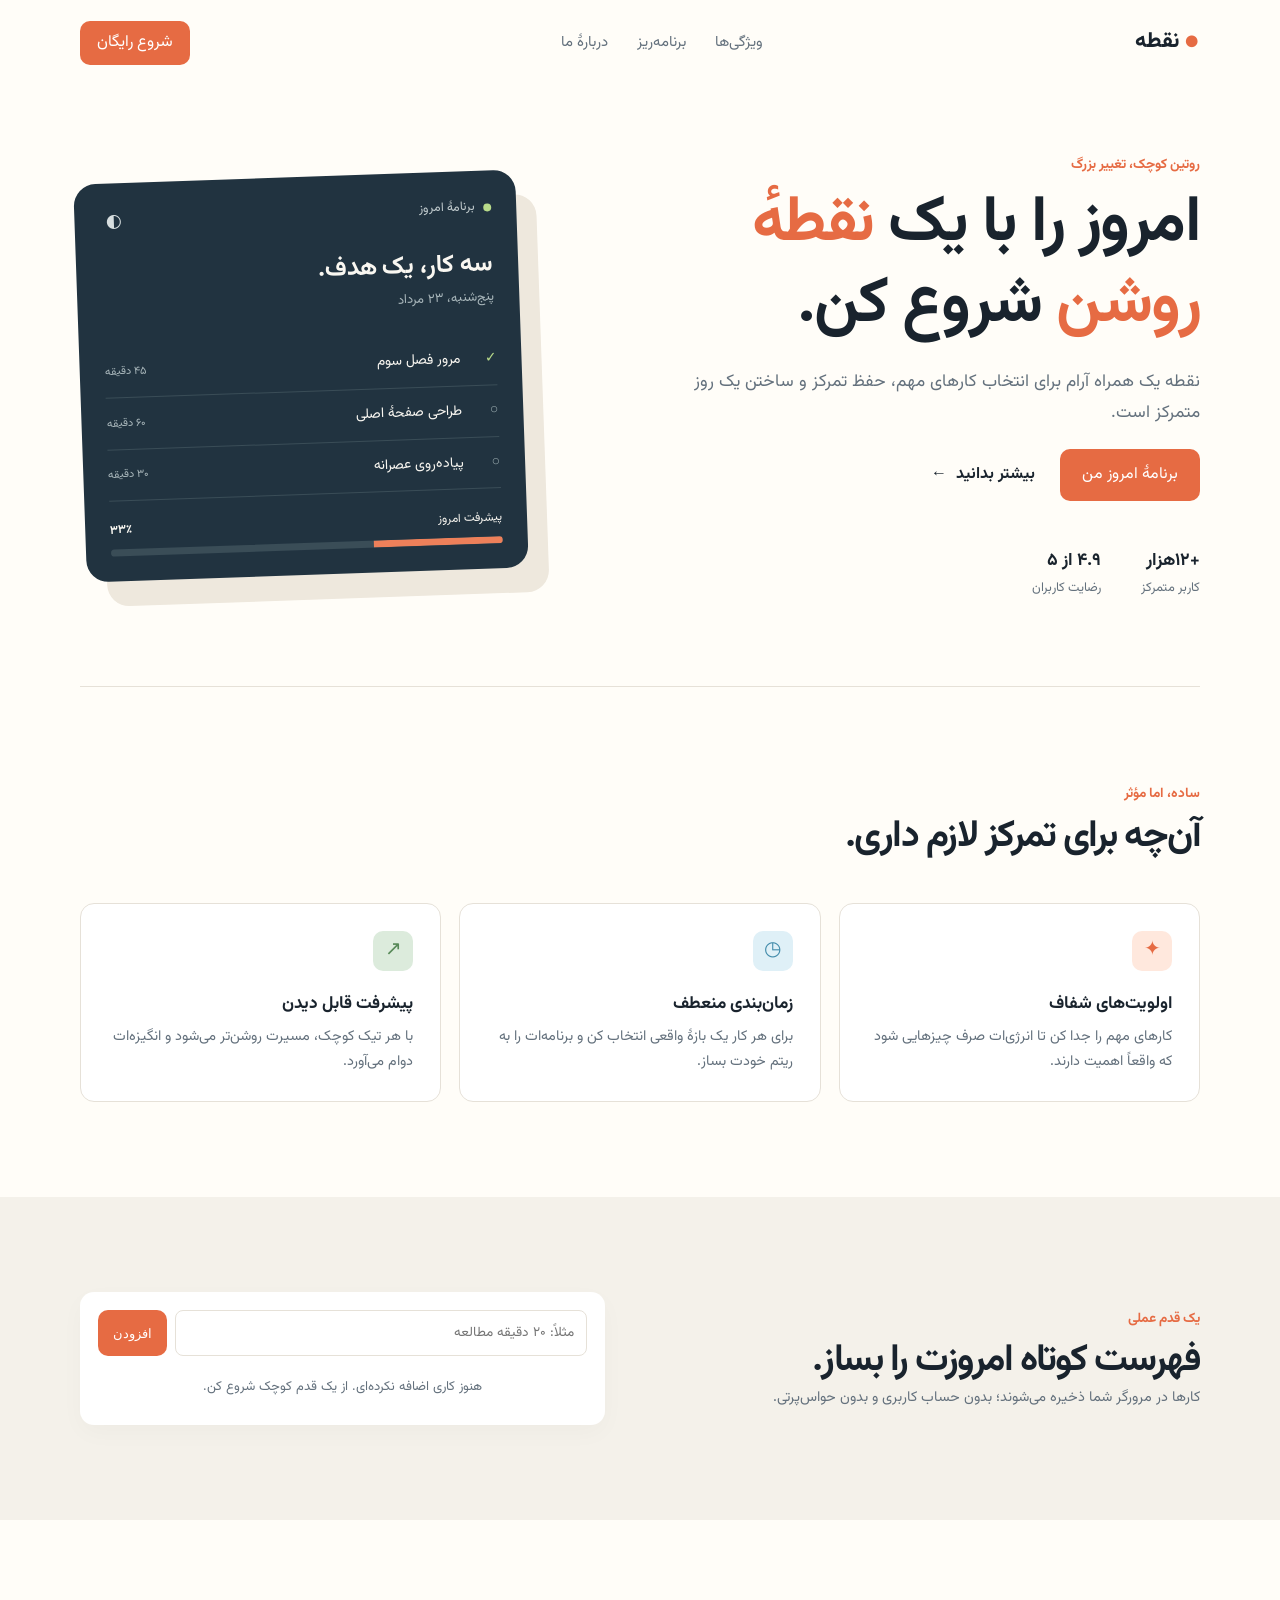
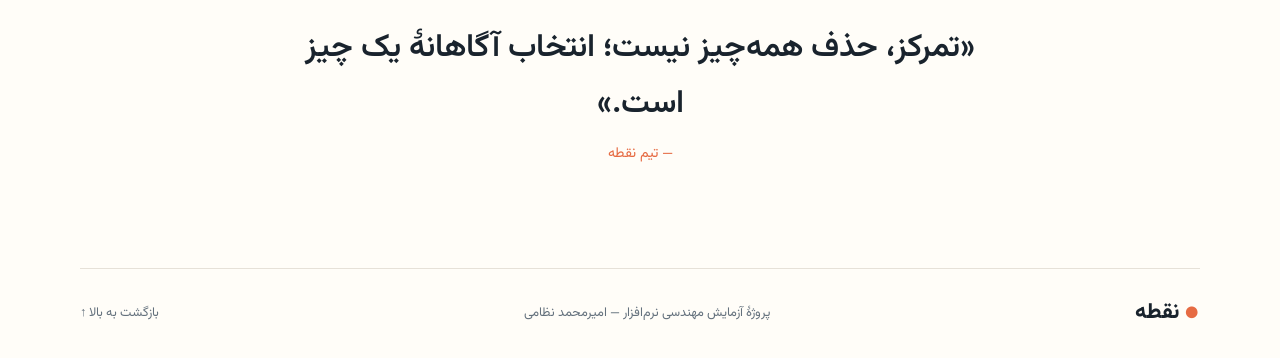
<file: index.html>
<!doctype html>
<html lang="fa" dir="rtl">
  <head>
    <meta charset="UTF-8" />
    <meta name="viewport" content="width=device-width, initial-scale=1.0" />
    <meta name="description" content="نقطه؛ ابزار سبک مدیریت تمرکز و کارهای روزانه" />
    <meta name="theme-color" content="#ec6b3f" />
    <title>نقطه | تمرکز امروز</title>
    <link rel="icon" href="assets/favicon.svg" type="image/svg+xml" />
    <link rel="manifest" href="site.webmanifest" />
    <link rel="preconnect" href="https://fonts.googleapis.com" />
    <link rel="preconnect" href="https://fonts.gstatic.com" crossorigin />
    <link href="https://fonts.googleapis.com/css2?family=Vazirmatn:wght@400;500;600;700;800&display=swap" rel="stylesheet" />
    <link rel="stylesheet" href="assets/css/style.css" />
  </head>
  <body>
    <a class="skip-link" href="#main-content">پرش به محتوای اصلی</a>
    <header class="site-header container">
      <a class="brand" href="#top" aria-label="صفحهٔ نخست نقطه"><span>●</span> نقطه</a>
      <nav aria-label="ناوبری اصلی">
        <a href="#features">ویژگی‌ها</a>
        <a href="#planner">برنامه‌ریز</a>
        <a href="#about">دربارهٔ ما</a>
      </nav>
      <a class="button button--small" href="#planner">شروع رایگان</a>
    </header>

    <main id="main-content">
      <section class="hero container">
        <div class="hero__content">
          <p class="eyebrow">روتین کوچک، تغییر بزرگ</p>
          <h1>امروز را با یک <em>نقطهٔ روشن</em> شروع کن.</h1>
          <p class="hero__lead">نقطه یک همراه آرام برای انتخاب کارهای مهم، حفظ تمرکز و ساختن یک روز متمرکز است.</p>
          <div class="hero__actions">
            <a class="button" href="#planner">برنامهٔ امروز من</a>
            <a class="text-link" href="#features">بیشتر بدانید <span>←</span></a>
          </div>
          <div class="hero__meta">
            <div><strong>+۱۲هزار</strong><span>کاربر متمرکز</span></div>
            <div><strong>۴.۹ از ۵</strong><span>رضایت کاربران</span></div>
          </div>
        </div>
        <div class="focus-card" aria-label="نمونهٔ برنامهٔ تمرکز امروز">
          <div class="focus-card__top"><span class="status-dot"></span><span>برنامهٔ امروز</span><button id="themeToggle" type="button" aria-label="تغییر حالت رنگ">◐</button></div>
          <h2>سه کار، یک هدف.</h2>
          <p class="muted">پنج‌شنبه، ۲۳ مرداد</p>
          <ul class="task-preview">
            <li><span class="check done">✓</span><span>مرور فصل سوم</span><small>۴۵ دقیقه</small></li>
            <li><span class="check">○</span><span>طراحی صفحهٔ اصلی</span><small>۶۰ دقیقه</small></li>
            <li><span class="check">○</span><span>پیاده‌روی عصرانه</span><small>۳۰ دقیقه</small></li>
          </ul>
          <div class="progress-label"><span>پیشرفت امروز</span><strong>۳۳٪</strong></div>
          <div class="progress"><span></span></div>
        </div>
      </section>

      <section id="features" class="features section container">
        <div class="section-heading"><p class="eyebrow">ساده، اما مؤثر</p><h2>آن‌چه برای تمرکز لازم داری.</h2></div>
        <div class="feature-grid">
          <article class="feature-card"><div class="icon icon--orange">✦</div><h3>اولویت‌های شفاف</h3><p>کارهای مهم را جدا کن تا انرژی‌ات صرف چیزهایی شود که واقعاً اهمیت دارند.</p></article>
          <article class="feature-card"><div class="icon icon--blue">◷</div><h3>زمان‌بندی منعطف</h3><p>برای هر کار یک بازهٔ واقعی انتخاب کن و برنامه‌ات را به ریتم خودت بساز.</p></article>
          <article class="feature-card"><div class="icon icon--green">↗</div><h3>پیشرفت قابل دیدن</h3><p>با هر تیک کوچک، مسیرت روشن‌تر می‌شود و انگیزه‌ات دوام می‌آورد.</p></article>
        </div>
      </section>

      <section id="planner" class="planner section">
        <div class="container planner__inner">
          <div><p class="eyebrow">یک قدم عملی</p><h2>فهرست کوتاه امروزت را بساز.</h2><p class="planner__text">کارها در مرورگر شما ذخیره می‌شوند؛ بدون حساب کاربری و بدون حواس‌پرتی.</p></div>
          <div class="todo" aria-label="فهرست کارها">
            <form id="taskForm"><label class="sr-only" for="taskInput">کار جدید</label><input id="taskInput" maxlength="80" placeholder="مثلاً: ۲۰ دقیقه مطالعه" required /><button class="button" type="submit">افزودن</button></form>
            <ul id="taskList" class="todo__list" aria-live="polite"></ul>
            <p id="emptyState" class="todo__empty">هنوز کاری اضافه نکرده‌ای. از یک قدم کوچک شروع کن.</p>
          </div>
        </div>
      </section>

      <section id="about" class="quote container"><p>«تمرکز، حذف همه‌چیز نیست؛ انتخاب آگاهانهٔ یک چیز است.»</p><span>— تیم نقطه</span></section>
    </main>
    <footer class="site-footer container"><a class="brand" href="#top"><span>●</span> نقطه</a><p>پروژهٔ آزمایش مهندسی نرم‌افزار — امیرمحمد نظامی</p><a href="#top">بازگشت به بالا ↑</a></footer>
    <script src="assets/js/app.js"></script>
  </body>
</html>
</file>
<file: assets/css/style.css>
:root { --ink:#19232d; --muted:#64717d; --paper:#fffdf8; --surface:#f4f1ea; --line:#e6e1d8; --orange:#e66b43; --orange-deep:#c94e28; --navy:#213340; --blue:#dff0f7; --green:#dcebdc; }
* { box-sizing:border-box; }
html { scroll-behavior:smooth; }
body { margin:0; color:var(--ink); background:var(--paper); font-family:Vazirmatn, Tahoma, sans-serif; line-height:1.75; }.skip-link { position:fixed; top:-60px; right:20px; z-index:10; padding:8px 14px; color:#fff; background:var(--orange); border-radius:8px; transition:top .2s; }.skip-link:focus { top:15px; }
a { color:inherit; text-decoration:none; }.container { width:min(1120px, calc(100% - 40px)); margin-inline:auto; }.site-header { min-height:86px; display:flex; align-items:center; justify-content:space-between; gap:25px; }.brand { font-size:1.35rem; font-weight:800; }.brand span { color:var(--orange); font-size:1.7rem; vertical-align:-2px; }.site-header nav { display:flex; gap:29px; color:var(--muted); font-size:.93rem; }.site-header nav a:hover,.text-link:hover { color:var(--orange); }.button { border:0; border-radius:10px; padding:12px 22px; display:inline-block; cursor:pointer; color:#fff; background:var(--orange); font:600 .9rem inherit; transition:transform .2s, background .2s; }.button:hover { background:var(--orange-deep); transform:translateY(-2px); }.button--small { padding:8px 17px; }.hero { min-height:600px; display:grid; grid-template-columns:1.15fr .85fr; align-items:center; gap:80px; padding:65px 0 85px; }.eyebrow { margin:0 0 7px; color:var(--orange); font-weight:700; font-size:.85rem; }.hero h1,.section-heading h2,.planner h2 { margin:0; font-size:clamp(2.4rem,5vw,4.4rem); line-height:1.27; letter-spacing:-1.5px; }.hero h1 em { color:var(--orange); font-style:normal; }.hero__lead { max-width:520px; color:var(--muted); font-size:1.08rem; margin:21px 0; }.hero__actions { display:flex; align-items:center; gap:25px; }.text-link { font-weight:700; }.text-link span { margin-right:5px; }.hero__meta { display:flex; gap:40px; margin-top:45px; }.hero__meta div { display:grid; }.hero__meta strong { font-size:1.1rem; }.hero__meta span { font-size:.8rem; color:var(--muted); }.focus-card { direction:rtl; background:var(--navy); color:#f9f7f1; border-radius:22px; padding:25px; box-shadow:20px 25px 0 #eee8dd; transform:rotate(-2deg); }.focus-card__top { display:flex; gap:8px; align-items:center; color:#c4ced0; font-size:.78rem; }.status-dot { width:8px; height:8px; background:#b8db8a; border-radius:50%; }.focus-card__top button { margin-right:auto; color:#d7dedf; background:transparent; border:0; font-size:1.15rem; cursor:pointer; }.focus-card h2 { margin:24px 0 0; font-size:1.55rem; }.muted { color:#a8b6ba; font-size:.82rem; margin:0; }.task-preview { list-style:none; padding:0; margin:24px 0 19px; }.task-preview li { border-bottom:1px solid #3a4d57; padding:13px 0; display:grid; grid-template-columns:27px 1fr auto; gap:9px; align-items:center; font-size:.88rem; }.check { color:#96a7ab; }.check.done { color:#b8db8a; }.task-preview small { color:#a8b6ba; font-size:.7rem; }.progress-label { display:flex; justify-content:space-between; font-size:.75rem; }.progress { height:7px; border-radius:9px; margin-top:8px; background:#3a4d57; overflow:hidden; }.progress span { display:block; width:33%; height:100%; background:#ed805a; }.section { padding:95px 0; }.features { border-top:1px solid var(--line); }.section-heading { max-width:530px; }.section-heading h2,.planner h2 { font-size:2.35rem; }.feature-grid { display:grid; grid-template-columns:repeat(3,1fr); gap:18px; margin-top:42px; }.feature-card { padding:27px; background:#fff; border:1px solid var(--line); border-radius:14px; }.feature-card h3 { margin:18px 0 5px; font-size:1.08rem; }.feature-card p,.planner__text { margin:0; color:var(--muted); font-size:.9rem; }.icon { display:grid; place-items:center; width:40px; height:40px; border-radius:10px; font-size:1.25rem; }.icon--orange { background:#ffe8dd; color:var(--orange); }.icon--blue { background:var(--blue); color:#438cab; }.icon--green { background:var(--green); color:#578958; }.planner { background:var(--surface); }.planner__inner { display:grid; grid-template-columns:1fr 1fr; gap:70px; align-items:center; }.todo { background:#fff; padding:18px; border-radius:14px; box-shadow:0 8px 25px #2e302907; }#taskForm { display:flex; gap:8px; }#taskInput { min-width:0; flex:1; padding:10px 12px; border:1px solid var(--line); border-radius:8px; font:inherit; font-size:.85rem; outline-color:var(--orange); }#taskForm .button { padding:9px 15px; }.todo__list { list-style:none; margin:14px 0 0; padding:0; }.todo__list li { display:flex; align-items:center; gap:10px; padding:10px 2px; border-bottom:1px solid #f0ede7; font-size:.88rem; }.todo__list input { accent-color:var(--orange); width:16px; height:16px; }.todo__list .complete { color:var(--muted); text-decoration:line-through; }.delete { margin-right:auto; border:0; background:transparent; color:#aab1b4; cursor:pointer; font-size:1rem; }.todo__empty { text-align:center; color:var(--muted); font-size:.82rem; margin:20px 0 8px; }.quote { text-align:center; padding:100px 20px; }.quote p { max-width:700px; margin:0 auto 8px; font-size:clamp(1.35rem,3vw,2rem); font-weight:600; }.quote span { color:var(--orange); font-size:.9rem; }.site-footer { border-top:1px solid var(--line); min-height:90px; display:flex; align-items:center; justify-content:space-between; font-size:.8rem; color:var(--muted); }.site-footer .brand { color:var(--ink); }.sr-only { position:absolute; width:1px; height:1px; padding:0; margin:-1px; overflow:hidden; clip:rect(0,0,0,0); white-space:nowrap; border:0; }
body.dark { --ink:#e6eceb; --muted:#abb7bb; --paper:#17242b; --surface:#203038; --line:#34464e; }.dark .feature-card,.dark .todo { background:#203038; }.dark .focus-card { box-shadow:20px 25px 0 #111b20; }
@media (max-width:760px) { .site-header nav { display:none; }.hero,.planner__inner { grid-template-columns:1fr; gap:42px; }.hero { padding:42px 0 75px; }.focus-card { max-width:430px; width:90%; margin-inline:auto; }.feature-grid { grid-template-columns:1fr; }.section { padding:70px 0; }.site-footer { padding:20px 0; flex-wrap:wrap; gap:10px 22px; }.site-footer p { order:3; width:100%; margin:0; }.hero__meta { margin-top:30px; } }
.feature-card { transition:transform .2s ease, box-shadow .2s ease; }.feature-card:hover { transform:translateY(-4px); box-shadow:0 10px 22px #2e30290d; }
</file>
